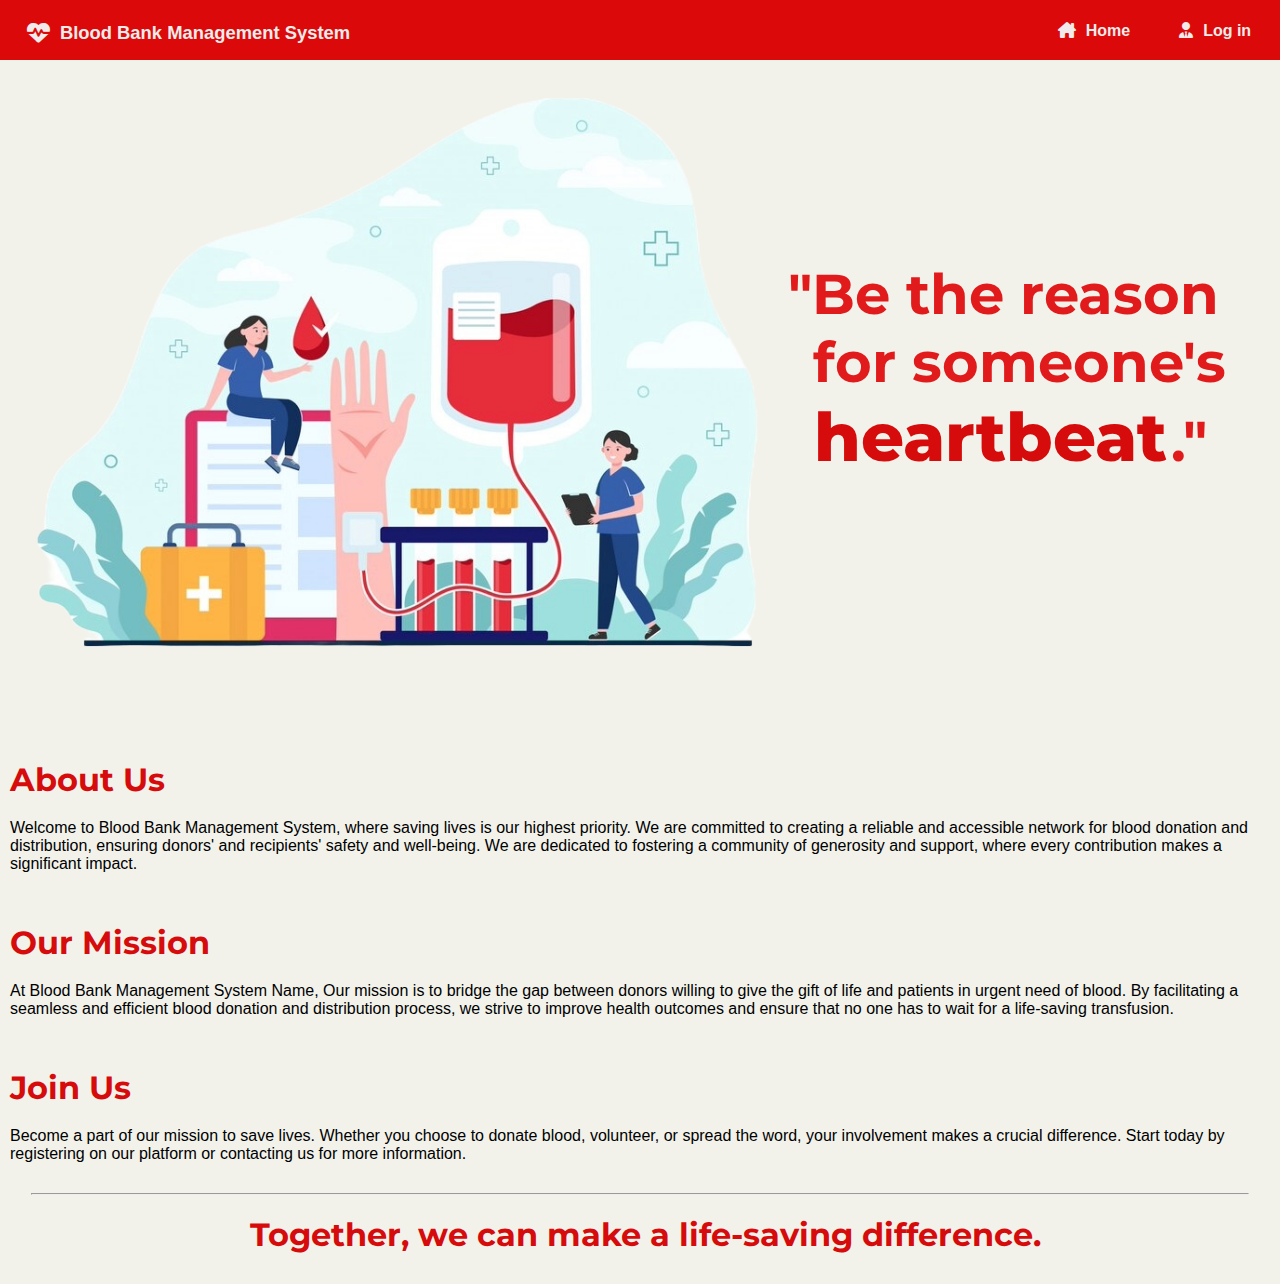
<file: index.html>
<!DOCTYPE html>
<html lang="en">
<head>
    <meta charset="UTF-8">
    <meta name="viewport" content="width=device-width, initial-scale=1.0">
    <link rel="stylesheet" href="https://cdnjs.cloudflare.com/ajax/libs/font-awesome/6.5.1/css/all.min.css">
    <link rel="stylesheet" href="style.css"> 
    <link rel="preconnect" href="https://fonts.googleapis.com">
    <link rel="preconnect" href="https://fonts.gstatic.com" crossorigin>
    <link href="https://fonts.googleapis.com/css2?family=Montserrat:ital,wght@0,100..900;1,100..900&display=swap" rel="stylesheet">
    <title>Document</title>
</head>
<body>
    <header>
        <div class="head">
          <div class="head1">
            <i class="fa-solid fa-heart-pulse fa-lg" style="color:  rgb(242, 235, 235); padding-top: 10px;"></i>
            <h4 class="head4">Blood Bank Management System</h4>
          </div >
          <div class="head2">
            <i class="fa-solid fa-house-chimney" style="color:  rgb(242, 235, 235);"></i>
            <p class="head3">Home</p>
           </div>
           <div class="head2">
            <i class="fa-solid fa-user-tie" style="color: rgb(242, 235, 235);"></i>
            <p class="head3">Log in</p>
           </div>
        </div>
    </header>
    <div class="heropart">
        <div class="hero">
          <div class="heropic"></div>
        </div>
        <div class="contents">
            <h1 class="heading1">"Be  the  reason </h1>
            <h1 class="heading2">  for  someone's </h1>
            <h1 class="heading3">    heartbeat</h1> <h1 class="heading1">." </h1>
           
        </div>
    </div>
    
        <div class="footer">
            
            <div class="about">
                <h1 class="about1">About Us</h1>
                <p class="about2">Welcome to Blood Bank Management System, 
                    where saving lives is our highest priority. We are committed to creating
                    a reliable and accessible network for blood donation and distribution, ensuring donors'
                    and recipients' safety and well-being. We are dedicated to fostering a community of 
                    generosity and support, where every contribution makes a significant impact. </p>
            </div>
            <div class="mission"> <h1 class="mission1">Our Mission</h1>
            <p class="mission2">At Blood Bank Management System Name, Our mission is to bridge the gap between donors willing 
                to give the gift of life and patients in urgent need of blood. By facilitating a 
                seamless and efficient blood donation and distribution process, we strive to improve
                 health outcomes and ensure that no one has to wait for a life-saving transfusion.</p>
            </div>
            <div> <h1 class="join1">Join Us </h1>
                <p class="join2">Become a part of our mission to save lives. Whether you choose to donate blood,
                 volunteer, or spread the word, your involvement makes a crucial difference. 
                 Start today by registering on our platform or contacting us for more information.</p>
            </div>
            <hr class="horizon"></hr>
            <div class="endpart">
                <h1 class="end"> Together, we can make a life-saving difference.</h1>
            </div>
            </div>
            

    
</body>
</html>
</file>
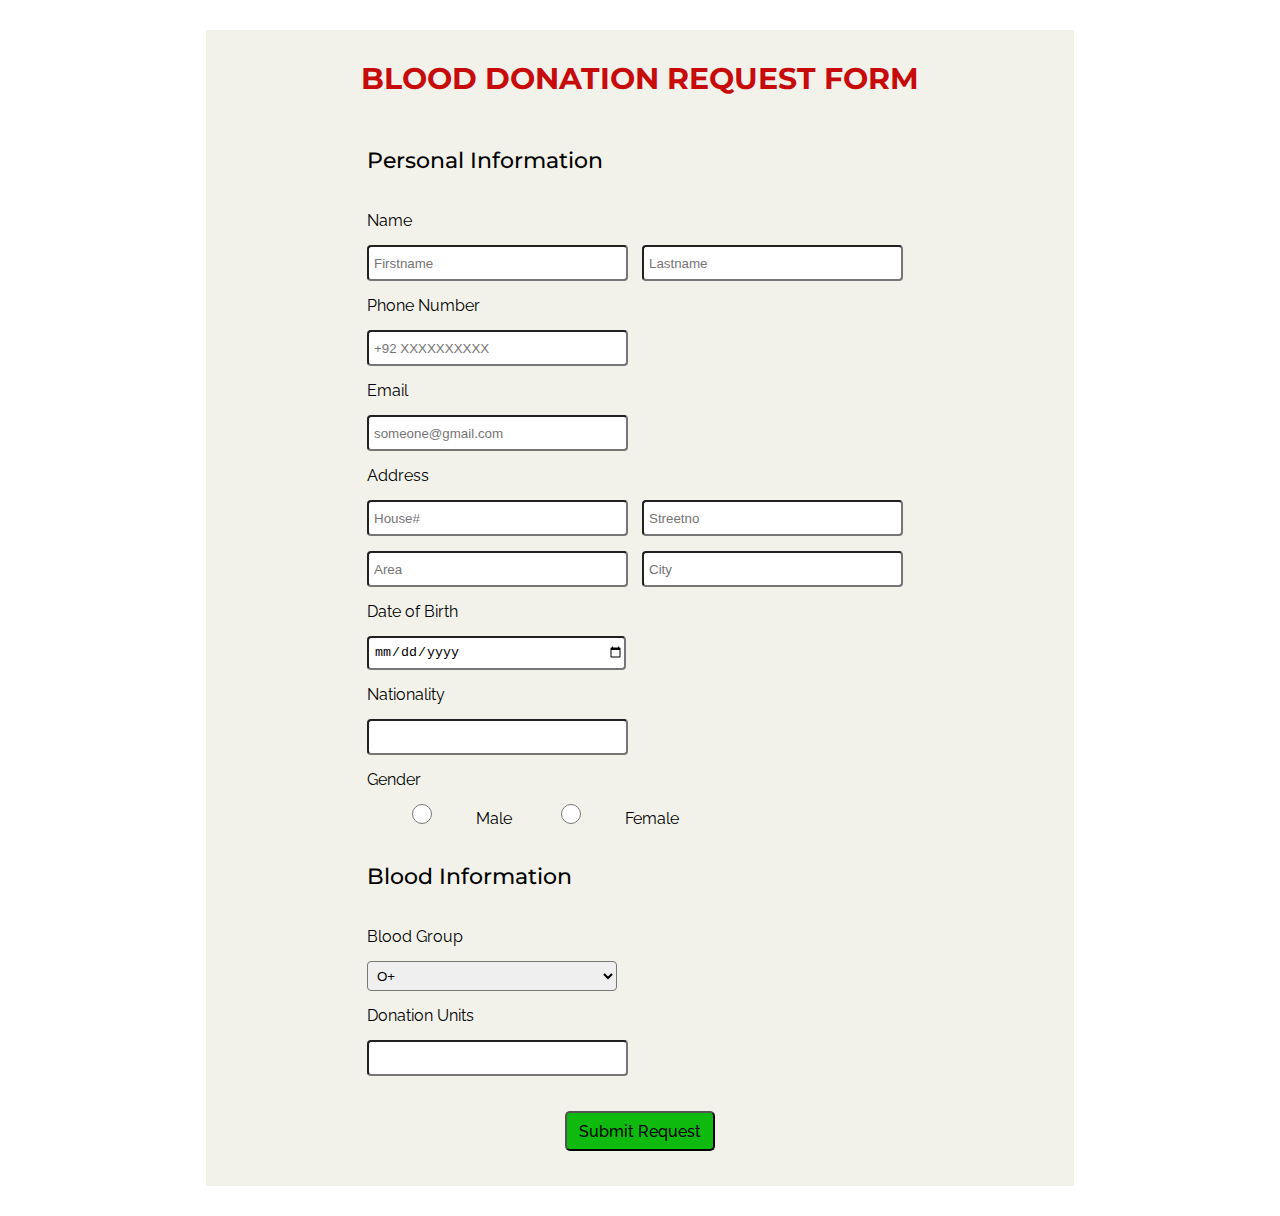
<file: donation_req_form.html>
<!DOCTYPE html>
<html lang="en">

<head>
  <meta charset="UTF-8">
  <meta name="viewport" content="width=device-width, initial-scale=1.0">
  <title>Document</title>
  <link rel="stylesheet" href="donation_req_form.css">
  <link rel="preconnect" href="https://fonts.googleapis.com">
  <link rel="preconnect" href="https://fonts.gstatic.com" crossorigin>
  <link href="https://fonts.googleapis.com/css2?family=Raleway:ital,wght@0,100..900;1,100..900&display=swap"
    rel="stylesheet">
  <link rel="preconnect" href="https://fonts.googleapis.com">
  <link rel="preconnect" href="https://fonts.gstatic.com" crossorigin>
  <link
    href="https://fonts.googleapis.com/css2?family=Montserrat:ital,wght@0,100..900;1,100..900&family=Raleway:ital,wght@0,100..900;1,100..900&display=swap"
    rel="stylesheet">
</head>

<body>
  <div class="whole">
     <!-- <div class="header">
    <div class="req_head">
      
    </div>
    </div> -->
    
    <div class="outer">
      <p id="title">BLOOD DONATION REQUEST FORM</p>
      <div class="inner">
      <p id="info_head">Personal Information</p>
      <div>
      <label for="fname">Name</label>
      <br>
      <input class="input" type="text" placeholder="Firstname">
      <input class="input" type="text" placeholder="Lastname">
    </div>
      <div>
      <label for="Contactno">Phone Number</label>
      <br>
      <input class="input" type="tel" placeholder="+92 XXXXXXXXXX">
    </div>
      <div>
      <label for="email">Email</label>
      <br>
      <input class="input" type="email" placeholder="someone@gmail.com">
    </div>
      <div>
      <label for="address">Address</label>
      <br>
      <input class="input" type="text" placeholder="House#">
      <input class="input" type="text" placeholder="Streetno">
      <br>
      <input class="input" type="text" placeholder="Area">
      <input class="input" type="text" placeholder="City">
    </div>
      <div>
      <label for="dob">Date of Birth</label>
      <br>
      <input class="input" type="date" placeholder="MM-DD-YYYY">
    </div>
      <div>
      <label for="nationality">Nationality</label>
      <br>
      <input class="input" type="text">
    </div>
      <div class="radio">
      <label for="gender">Gender</label>
      <br>
      <input type="radio" name="gender" id="male" value="Male">
      <label for="male">Male</label>
      <input type="radio" name="gender" id="female" value="Female">
      <label for="female">Female</label>
    </div>
      <p id="info_head">Blood Information</p>
      <div>
        <label for="bld_grp">Blood Group</label>
      <br>
      <select name="bld_grp" id="bld_grp">
        <option value="O+">O+</option>
        <option value="O-">O-</option>
        <option value="A+">A+</option>
        <option value="A-">A-</option>
        <option value="B+">B+</option>
        <option value="B-">B-</option>
        <option value="AB+">AB+</option>
        <option value="AB-">AB-</option>
    </select>
      </div>
      <div>
        <label for="units">Donation Units</label>
      <br>
      <input class="input" type="number" >
      </div>
      <div class="button">
        <button>
          Submit Request
        </button>
      </div>
    </div>

  </div>
</div>
</body>

</html>
</file>
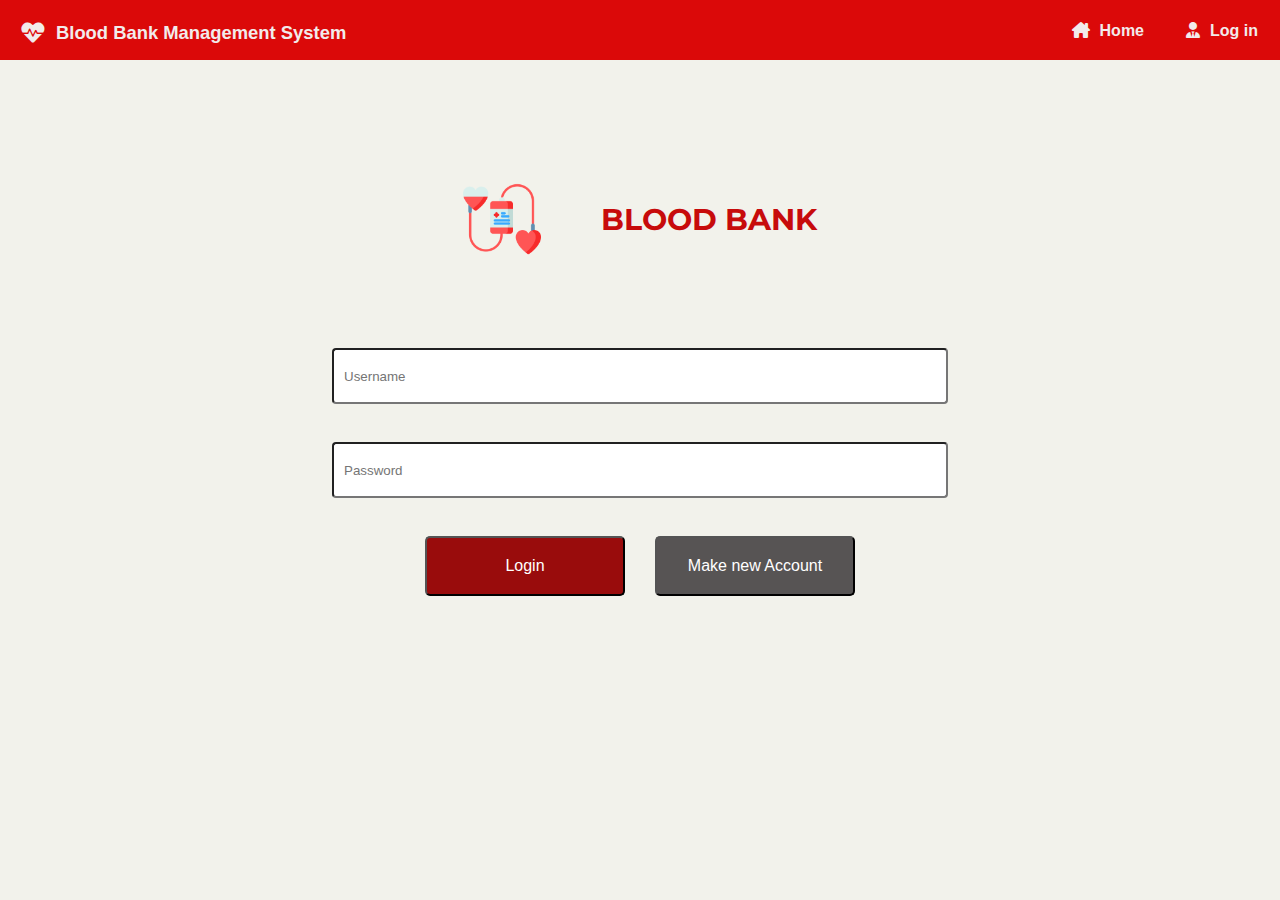
<file: login_page.html>
<!DOCTYPE html>
<html lang="en">
<head>
    <meta charset="UTF-8">
    <meta name="viewport" content="width=device-width, initial-scale=1.0">
    <title>LogIn</title>
    <link rel="stylesheet" href="login_page.css">
    <link rel="preconnect" href="https://fonts.googleapis.com">
    <link rel="preconnect" href="https://fonts.gstatic.com" crossorigin>
    <link href="https://fonts.googleapis.com/css2?family=Raleway:ital,wght@0,100..900;1,100..900&display=swap"
      rel="stylesheet">
    <link rel="preconnect" href="https://fonts.googleapis.com">
    <link rel="preconnect" href="https://fonts.gstatic.com" crossorigin>
    <link
      href="https://fonts.googleapis.com/css2?family=Montserrat:ital,wght@0,100..900;1,100..900&family=Raleway:ital,wght@0,100..900;1,100..900&display=swap"
      rel="stylesheet">
    <link rel="stylesheet" href="https://cdnjs.cloudflare.com/ajax/libs/font-awesome/6.0.0-beta3/css/all.min.css">
</head>
<body>
<div class="page">
  <header>
    <div class="head">
      <div class="head1">
        <i class="fa-solid fa-heart-pulse fa-lg" style="color:  rgb(242, 235, 235); padding-top: 10px;"></i>
        <h4 class="head4">Blood Bank Management System</h4>
      </div >
      <div class="options">
      <div class="head2">
        <i class="fa-solid fa-house-chimney" style="color:  rgb(242, 235, 235);"></i>
        <p class="head3">Home</p>
       </div>
       <div class="head2">
        <i class="fa-solid fa-user-tie" style="color: rgb(242, 235, 235);"></i>
        <p class="head3">Log in</p>
       </div>
     </div>
    </div>
</header>
      <div class="header">
        <img  class="image" src="logo2.png" alt="blood_logo">
        <p class="text">BLOOD BANK</p>
      </div>
   <div class="account">
    <input class="input" type="text" placeholder="Username">
    <br>
    <input class="input" type="password" placeholder="Password">
    <br>
    <div class="button">
    <button class="login">Login</button>
    <button class="new">Make new Account</button>
    </div>
   </div>
</div>
</body>
</html>
</file>
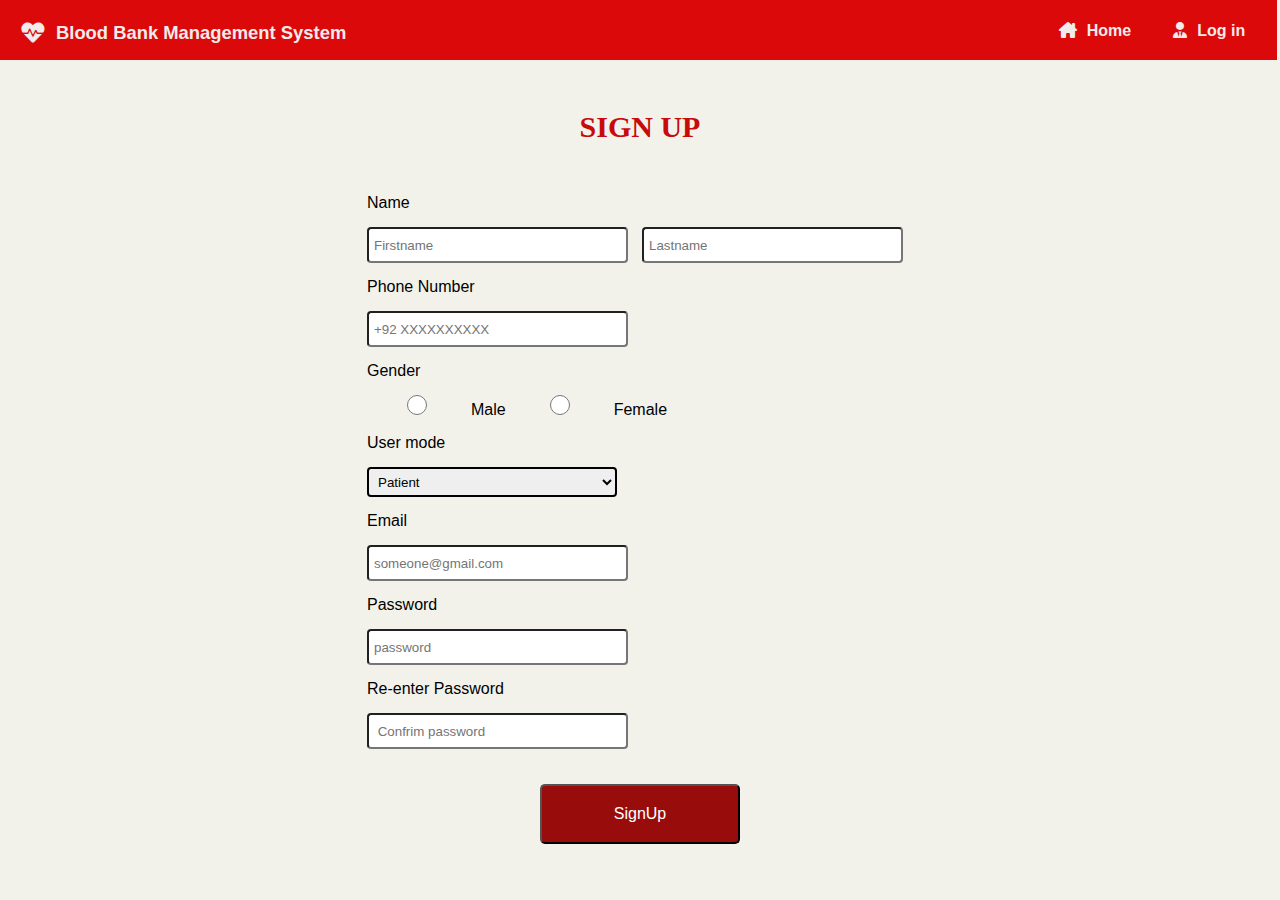
<file: signup.html>
<!DOCTYPE html>
<html lang="en">
<head>
    <meta charset="UTF-8">
    <meta name="viewport" content="width=device-width, initial-scale=1.0">
    <title>Signup</title>
    <link rel="stylesheet" href="signup.css">
    <link rel="stylesheet" href="https://cdnjs.cloudflare.com/ajax/libs/font-awesome/6.0.0-beta3/css/all.min.css">
</head>
<body>
    <div class="whole">
        <header>
            <div class="head">
              <div class="head1">
                <i class="fa-solid fa-heart-pulse fa-lg" style="color:  rgb(242, 235, 235); padding-top: 10px;"></i>
                <h4 class="head4">Blood Bank Management System</h4>
              </div >
              <div class="options">
              <div class="head2">
                <i class="fa-solid fa-house-chimney" style="color:  rgb(242, 235, 235);"></i>
                <p class="head3">Home</p>
               </div>
               <div class="head2">
                <i class="fa-solid fa-user-tie" style="color: rgb(242, 235, 235);"></i>
                <p class="head3">Log in</p>
               </div>
             </div>
            </div>
        </header>
       <div class="req_head">
         <p id="title">SIGN UP</p>
       </div>
       <div class="outer">
         <div class="inner">
         <div>
         <label for="fname">Name</label>
         <br>
         <input class="input" type="text" placeholder="Firstname">
         <input class="input" type="text" placeholder="Lastname">
       </div>
         <div>
         <label for="Contactno">Phone Number</label>
         <br>
         <input class="input" type="tel" placeholder="+92 XXXXXXXXXX">
       </div>
       <div class="radio">
        <label for="gender">Gender</label>
        <br>
        <input type="radio" name="gender" id="male" value="Male">
        <label for="male">Male</label>
        <input type="radio" name="gender" id="female" value="Female">
        <label for="female">Female</label>
      </div>
      <div>
        <label for="user">User mode</label>
      <br>
      <select style="border: 2px solid black;" name="user" id="user">
        <option value="patient">Patient</option>
        <option value="Donor">Donor</option>
    </select>
      </div>
         <div>
         <label for="email">Email</label>
         <br>
         <input class="input" type="email" placeholder="someone@gmail.com">
       </div>
       <div>
        <label for="password">Password</label>
        <br>
        <input class="input" type="password" placeholder="password">
       </div>
       <div>
        <label for="password">Re-enter Password</label>
        <br>
        <input class="input" type="password" placeholder=" Confrim password">
       </div>
       <div class="button">
        <button class="login">SignUp</button>
       </div>
         
   </div>
       </div>
    
</body>
</html>
</file>
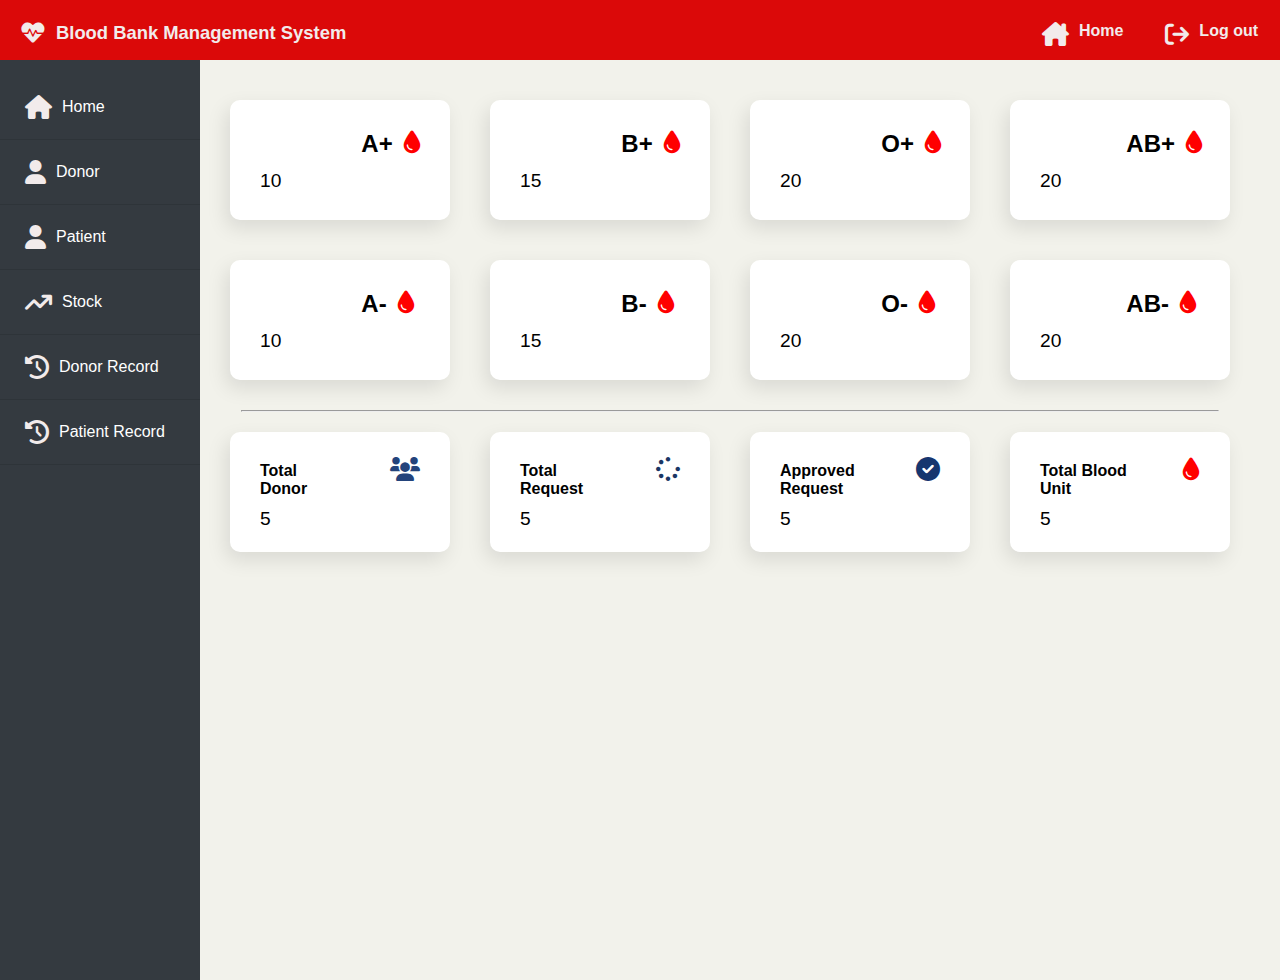
<file: stock.html>
<!DOCTYPE html>
<html lang="en">
<head>
    <meta charset="UTF-8">
    <meta name="viewport" content="width=device-width, initial-scale=1.0">
    <title>Stock</title>
    <link rel="stylesheet" href="https://cdnjs.cloudflare.com/ajax/libs/font-awesome/6.0.0-beta3/css/all.min.css">
    <link rel="stylesheet" href="stock.css">
</head>
<body>
    <header>
        <div class="head">
          <div class="head1">
            <i class="fa-solid fa-heart-pulse fa-lg" style="color: rgb(242, 235, 235); padding-top: 10px;"></i>
            <h4 class="head4">Blood Bank Management System</h4>
          </div >
          <div class="options">
          <div class="head2">
            <i class="fa-solid fa-house-chimney" style="color: rgb(242, 235, 235);"></i>
            <p class="head3">Home</p>
           </div>
           <div class="head2">
            <i class="fa-solid fa-arrow-right-from-bracket" style="color: rgb(242, 235, 235);"></i>
            <p class="head3">Log out</p>
           </div>
         </div>
        </div>
    </header>
    <div class="box">
      <div class="sidebar">
        <ul class="sidebar-menu">
            <li><a href="#"><i class="fa fa-house icon-padding"></i> Home</a></li>
            <li><a href="#"><i class="fa fa-user icon-padding"></i> Donor</a></li>
            <li><a href="#"><i class="fa fa-user icon-padding"></i> Patient</a></li>
            <li><a href="#"><i class="fa-solid fa-arrow-trend-up icon-padding"></i> Stock</a></li>
            <li><a href="#"><i class="fa-solid fa-clock-rotate-left icon-padding"></i> Donor Record</a></li>
            <li><a href="#"><i class="fa-solid fa-clock-rotate-left icon-padding"></i> Patient Record</a></li>
        </ul>
      </div>
      <div class="rows">
      <div class="feedback">
        <div class="fb">
          <div class="unit">
            <p class="amount">10</p>
          </div>
          <div class="blood">
            <h4 class="bloodtype">A+</h4>
            <i class="fa-solid fa-droplet" style="color: red;"></i>
        </div>
         </div>
         <div class="fb">
          <div class="unit">
            <p class="amount">15</p>
          </div>
          <div class="blood">
            <h4 class="bloodtype">B+</h4>
            <i class="fa-solid fa-droplet" style="color: red;"></i>
        </div>
         </div>
         <div class="fb">
          <div class="unit">
            <p class="amount">20</p>
          </div>
          <div class="blood">
            <h4 class="bloodtype">O+</h4>
            <i class="fa-solid fa-droplet" style="color: red;"></i>
        </div>
         </div>
         <div class="fb">
          <div class="unit">
            <p class="amount">20</p>
          </div>
          <div class="blood1">
            <h4 class="bloodtype">AB+</h4>
            <i class="fa-solid fa-droplet" style="color: red;"></i>
        </div>
         </div>
       </div>
      <div class="feedback">
        <div class="fb">
          <div class="unit">
            <p class="amount">10</p>
          </div>
          <div class="blood">
            <h4 class="bloodtype">A-</h4>
            <i class="fa-solid fa-droplet" style="color: red;"></i>
        </div>
         </div>
         <div class="fb">
          <div class="unit">
            <p class="amount">15</p>
          </div>
          <div class="blood">
            <h4 class="bloodtype">B-</h4>
            <i class="fa-solid fa-droplet" style="color: red;"></i>
        </div>
         </div>
         <div class="fb">
          <div class="unit">
            <p class="amount">20</p>
          </div>
          <div class="blood">
            <h4 class="bloodtype">O-</h4>
            <i class="fa-solid fa-droplet" style="color: red;"></i>
        </div>
         </div>
         <div class="fb">
          <div class="unit">
            <p class="amount">20</p>
          </div>
          <div class="blood1">
            <h4 class="bloodtype">AB-</h4>
            <i class="fa-solid fa-droplet" style="color: red;"></i>
        </div>
         </div>
       </div>
       <hr class="horizon"></hr>
       <div class="feedback1">
        <div class="fb1">
          <div class="footer">
            <h4 class="total">Total Donor</h4>
            <p class="amount">5</p>
          </div>
          <div class="icons">
            <i class="fa-solid fa-users" style="color: #23437b;"></i> </div>
         </div>
         <div class="fb1">
          <div class="footer">
            <h4 class="total">Total Request</h4>
            <p class="amount">5</p>
          </div>
          <div class="icons">
            <i class="fa-solid fa-spinner" style="color: #1a3665;"></i></div>
         </div>
         <div class="fb1">
          <div class="footer">
            <h4 class="total">Approved Request</h4>
            <p class="amount">5</p>
          </div>
          <div class="icons">
           <i class="fa-solid fa-circle-check" style="color: #16366f;"></i> </div>
         </div>
        <div class="fb1">
          <div class="footer">
            <h4 class="total">Total Blood Unit</h4>
            <p class="amount">5</p>
          </div>
          <div class="icons">
            <i class="fa-solid fa-droplet" style="color: red;"></i> </div>
         </div>
       </div>
    
    </div>
    </div>
    
</body>
</html>
</file>
<file: style.css>
*{
    margin: 0;
    border: border-box;
    color:  rgb(242, 235, 235);
    font-family: Arial;
}
body {
    overflow-x: hidden; 
    background-color: #F2F2EB;
}
.head{
    background-color:  rgb(219, 9, 9);
    display: flex;
    width: 100%;
    height: 40px;
    padding: 10px 10px 10px 10px;
    justify-content: space-evenly;
    font-family: 'Arial';
}
.head1{
    width: 80%;
    padding-top: 12px;
    display: flex;
    font-size: 1.15rem;
}
.head2{
    padding-top: 12px;
    padding-left: 0px;
    padding-right: 22px;
    display: flex;
    font-weight: bold;
    font-size: 1rem;
}
.head3{
   padding-right: 10px;
}
i{
    padding-left: 10px;
    padding-right: 10px; 
   
}
.head2:hover{
    font-size: 1.2rem;
}
.heropart{
    display: flex;
    height: 600px;
}
.hero{
    width: 60%;
    height: 600px;
    margin-top: 10px;
    margin-left: 20px;
    object-fit: cover;
    overflow: hidden;
    
}
.heropic{
    background-image: url("pic2.png");
    background-size: contain;
    width: 100%;
    height: 100%;
    background-repeat: no-repeat;
}
.contents{
    height: 550px;
    margin-top: 200px;
}
.heading1{
    font-size: 3.5rem;
    color: rgb(225, 27, 27);
    display: inline-block;
    font-family: Montserrat;
}
.heading2{
    font-size: 3.5rem;
    color:  rgb(225, 27, 27);
    padding-left:25px ;
    font-family: Montserrat;
}
.heading3{
    font-size: 4.2rem;
    font-weight: 800;
    color: rgb(214, 11, 11);
    padding-left:26px ;
    display: inline-block;
    font-family: Montserrat;
}
.foot{
    display: flex;
}
.footer{
    justify-content: space-evenly;
    margin-top: 80px;
}

.about1{
    color: rgb(214, 11, 11);
    font-family: Montserrat;
    padding: 20px 20px 20px 10px;
}
.about2{
    color: black;
    padding: 0px 20px 30px 10px;

}
.mission1{
    color: rgb(214, 11, 11);
    font-family: Montserrat;
    padding: 20px 20px 20px 10px;
}
.mission2{
    color: black;
    padding: 0px 20px 30px 10px;
}
.join1{
    color: rgb(214, 11, 11);
    font-family: Montserrat;
    padding: 20px 20px 20px 10px;
}
.join2{
    color: black;
    padding: 0px 20px 30px 10px;

}
.foot-pic{
    width: 30%;
    height: 200px;
    margin-top: 50px;
    margin-left: 20px;
    margin-right: 20px;
    object-fit: cover;
    overflow: hidden;
    
}
.pic{
    background-image: url("pic4.jpg");
    background-size: contain;
    width: 100%;
    height: 100%;
    background-repeat: no-repeat;
}
.end{
    color: rgb(214, 11, 11);
    font-family: Montserrat;
   
}
.endpart{
    margin-left: 250px;
    margin-top: 20px;
    margin-bottom: 30px;
}
.horizon{
    width: 95%;
    height: 0px;
    color: rgb(192, 183, 183);
    margin: 0 auto;
}
</file>
<file: donation_req_form.css>
body{
    margin: 0px;
}
.whole{
    margin-top: 0;
    margin-left: 20px;
    margin-right: 20px;
    display: flex;
    align-items: center;
    justify-content: center;
    flex-direction: column;
    margin-bottom: 30px;
    
}
/* .header{
    width: 70%;
    background-color: rgb(225, 27, 27);
    text-align: center;
    
} */
#title{
    margin: 30px;
    font-family: montserrat;
    font-weight: 700;
    font-size: 30px;
    color:rgb(199, 11, 11);;
}
/* .req_head{
    color:rgb(199, 11, 11);;
} */
.outer{
    margin-top: 30px;
    background-color: #F2F2EB;
    width: 70%;
    display: flex;
    flex-direction: column;
    align-items: center;
    justify-content: center;
    padding-bottom: 35px;
    
}
label{
    font-family: raleway;
}
.inner{
    display: flex;
    flex-direction: column; 
    gap: 15px; 
}
input,select{
    margin-top: 15px;
    margin-right: 10px;
    height: 30px;
    width: 250px;
    border-radius: 4px;
    padding-left:5px ;
}

.radio input{
    width: 100px;
    height: 20px;
    margin-right: 0;
    
}
#info_head{
    margin-top: 20px;
    font-family: montserrat;
    font-weight: 500;
    font-size: 22px;

}
.button{
    margin-top: 20px;
    text-align: center;
}
button{
    width: 150px;
    height: 40px;
    border-radius: 5px;
    background-color: rgb(14, 186, 14);
    font-family: raleway;
    font-weight: 500;
    font-size: 16px;
}
button:hover{
    background-color: rgb(111, 214, 111);
}
</file>
<file: login_page.css>
*{
    margin: 0;
    border: border-box;
}
.sidebar-menu li a .fa {
    padding-right: 10px; 
}
.sidebar-menu li {
    border-bottom: 1px solid rgba(0, 0, 0, 0.1); 
    padding-bottom: 5px; 
    margin-bottom: 5px; 
}
body {
    overflow-x: hidden; 
    background-color: #f2f2eb ;
}
.sidebar {
    font-family: 'Arial';
    background-color: #343a40;
    width: 200px;
    height: 100vh;
    color: white;
    display: flex;
    flex-direction: column;
    align-items: center;
    padding-top: 20px;
}

.sidebar-title {
    margin-bottom: 20px;
}

.sidebar-title h2 {
    margin: 0;
}

.sidebar-menu {
    list-style-type: none;
    padding: 0;
    width: 100%;
}

.sidebar-menu li {
    width: 100%;
}

.sidebar-menu a {
    color: white;
    text-decoration: none;
    display: block;
    padding: 15px;
    display: flex;
    align-items: center;
}

.sidebar-menu a .icon {
    width: 20px;
    height: 20px;
    margin-right: 10px;
}

.sidebar-menu a:hover {
    background-color: #495057;
}
.head{
    background-color:  rgb(219, 9, 9);
    display: flex;
    width: 100%;
    height: 40px;
    padding: 10px 0px 10px 10px;
    justify-content: space-between;
    font-family: 'Arial';
}
.options{
    display: flex;
}
.head1{
    padding-top: 12px;
    display: flex;
    font-size: 1.15rem;
    color:  rgb(242, 235, 235)
}
.head2{
    padding-top: 12px;
    padding-left: 0px;
    padding-right: 22px;
    display: flex;
    font-weight: bold;
    font-size: 1rem;
    color:  rgb(242, 235, 235)
}
.head3{
   padding-right: 10px;
}
i{
    padding-left: 10px;
    padding-right: 10px; 
}
.head2:hover{
    font-size: 1.2rem;
}
.text{
    color: rgb(199, 11, 11);
    font-family: montserrat;
    font-weight: 700;
    font-size: 30px;

}
.header{
    margin-top: 120px;
    display: flex;
    flex-direction: row;
    gap: 60px;
    justify-content: center;
    align-items: center;
}
.image{
    height: 78px;
    width: 78px;
    object-fit: cover;
}
.account{
    margin-top: 90px;
    display: flex;
    flex-direction: column;
    gap: 10px;
    justify-content: center;
    align-items: center;
}
.input{
    height: 50px;
    width: 600px;
    border-radius: 4px;
    padding-left:  10px;
    font-family: Arial;
}
.button{
    display: flex;
    flex-direction: row;
    gap: 30px;
}
.login,.new{
    width: 200px;
    height: 60px;
    border-radius: 5px;
    font-family: Arial;
    font-weight: 500;
    font-size: 16px;
    color: white;
}
.login:hover,.new:hover{
    font-size: 20px;
}
.login{
    background-color: rgb(153, 12, 12);
}
.new{
    background-color: rgb(87, 84, 84);
}
</file>
<file: signup.css>
*{
    margin: 0;
    border: border-box;
    
}
body{
    background-color: #F2F2EB;
}
.head{
    background-color:  rgb(219, 9, 9);
    display: flex;
    width: 99%;
    height: 40px;
    padding: 10px 0px 10px 10px;
    justify-content: space-between;
    font-family: 'Arial';
}
.options{
    display: flex;
}
.head1{
    padding-top: 12px;
    display: flex;
    font-size: 1.15rem;
    color:  rgb(242, 235, 235)
}
.head2{
    padding-top: 12px;
    padding-left: 0px;
    padding-right: 22px;
    display: flex;
    font-weight: bold;
    font-size: 1rem;
    color:  rgb(242, 235, 235)
}
.head3{
   padding-right: 10px;
}
i{
    padding-left: 10px;
    padding-right: 10px; 
}
.head2:hover{
    font-size: 1.2rem;
}
#title{
    font-family: montserrat;
    font-weight: 700;
    font-size: 30px;
}
.req_head{
    color:rgb(199, 11, 11);
    text-align: center;
    margin: 50px;

}
.outer{
    width: 100%;
    display: flex;
    flex-direction: column;
    align-items: center;
    justify-content: center;
    padding-bottom: 35px;
    
}
label{
    font-family: Arial;
}
.inner{
    display: flex;
    flex-direction: column; 
    gap: 15px; 
  

}
input,select{
    margin-top: 15px;
    margin-right: 10px;
    height: 30px;
    width: 250px;
    border-radius: 4px;
    padding-left:5px ;
}

.radio input{
    width: 100px;
    height: 20px;
    margin-right: 0;
    
}
#info_head{
    margin-top: 20px;
    font-family: montserrat;
    font-weight: 500;
    font-size: 22px;

}
.button{
    margin-top: 20px;
    display: flex;
    justify-content: center;
}
.login{
    width: 200px;
    height: 60px;
    border-radius: 5px;
    font-family: Arial;
    font-weight: 500;
    font-size: 16px;
    color: white;

}
.login:hover{
    font-size: 20px;
}
.login{
    background-color: rgb(153, 12, 12);
}
</file>
<file: stock.css>
*{
    margin: 0;
    border: border-box;
    color:  rgb(242, 235, 235);
    font-family: Arial;
}
.sidebar-menu li a .fa {
    padding-right: 10px; 
}
.sidebar-menu li {
    border-bottom: 1px solid rgba(0, 0, 0, 0.1); 
    padding-bottom: 5px; 
    margin-bottom: 5px; 
}
body {
    overflow-x: hidden; 
    background-color: #f2f2eb ;
}
.sidebar {
    background-color: #343a40;
    width: 200px;
    height: 100vh;
    color: white;
    display: flex;
    flex-direction: column;
    align-items: center;
    padding-top: 20px;
}

.sidebar-title {
    margin-bottom: 20px;
}

.sidebar-title h2 {
    margin: 0;
}

.sidebar-menu {
    list-style-type: none;
    padding: 0;
    width: 100%;
}

.sidebar-menu li {
    width: 100%;
}

.sidebar-menu a {
    color: white;
    text-decoration: none;
    display: block;
    padding: 15px;
    display: flex;
    align-items: center;
}

.sidebar-menu a .icon {
    width: 20px;
    height: 20px;
    margin-right: 10px;
}

.sidebar-menu a:hover {
    background-color: #495057;
}
.head{
    background-color:  rgb(219, 9, 9);
    display: flex;
    width: 100%;
    height: 40px;
    padding: 10px 0px 10px 10px;
    justify-content: space-between;
    font-family: 'Arial';
}
.options{
    display: flex;
}
.head1{
    padding-top: 12px;
    display: flex;
    font-size: 1.15rem;
}
.head2{
    padding-top: 12px;
    padding-left: 0px;
    padding-right: 22px;
    display: flex;
    font-weight: bold;
    font-size: 1rem;
}
.head3{
   padding-right: 10px;
}
i{
    padding-left: 10px;
    padding-right: 10px; 
   
}
.head2:hover{
    font-size: 1.2rem;
   
}
.box{
    display: flex;
}
.feedback{
    display: flex;
    align-items: space-around;
    gap: 40px;
    margin:40px 0px 30px 0px;
    padding-left: 30px;
    padding-right: 30px;
    
}
.fb{
    width: 200px;
    height: 120px;
    box-shadow: -4px 8px 20px 0px #0000001A;
    padding-left: 20px;
    border-radius: 10px;
    background-color: #ffffff;
    display: flex;

}
.unit{
    padding: 70px 20px 10px 10px ;
}
.amount{
    color: black;
    font-size: 1.2rem;
}
.blood{
    display: flex;
    padding: 30px 20px 20px 60px;
}
.bloodtype{
    color: black;
    font-size: 1.5rem;
}
.blood1{
    display: flex;
    padding: 30px 20px 20px 45px;
}
i{
    font-size: 24px;
}

.horizon{
    width: 92%;
    height: 0px;
    color: rgb(192, 183, 183);
    margin: 0 auto;
}
.feedback1{
    display: flex;
    align-items: space-around;
    gap: 40px;
    margin:20px 0px 30px 0px;
    padding-left: 30px;
    padding-right: 30px;
}
.fb1{
    width: 200px;
    height: 120px;
    box-shadow: -4px 8px 20px 0px #0000001A;
    padding-left: 20px;
    border-radius: 10px;
    background-color: #ffffff;
    display: flex;

}
.footer{
    padding: 30px 10px 20px 10px;
}
.total{
    color: black;
    padding-bottom: 10px;
}
.icons{
    padding: 25px 20px 30px 25px;
}
</file>
